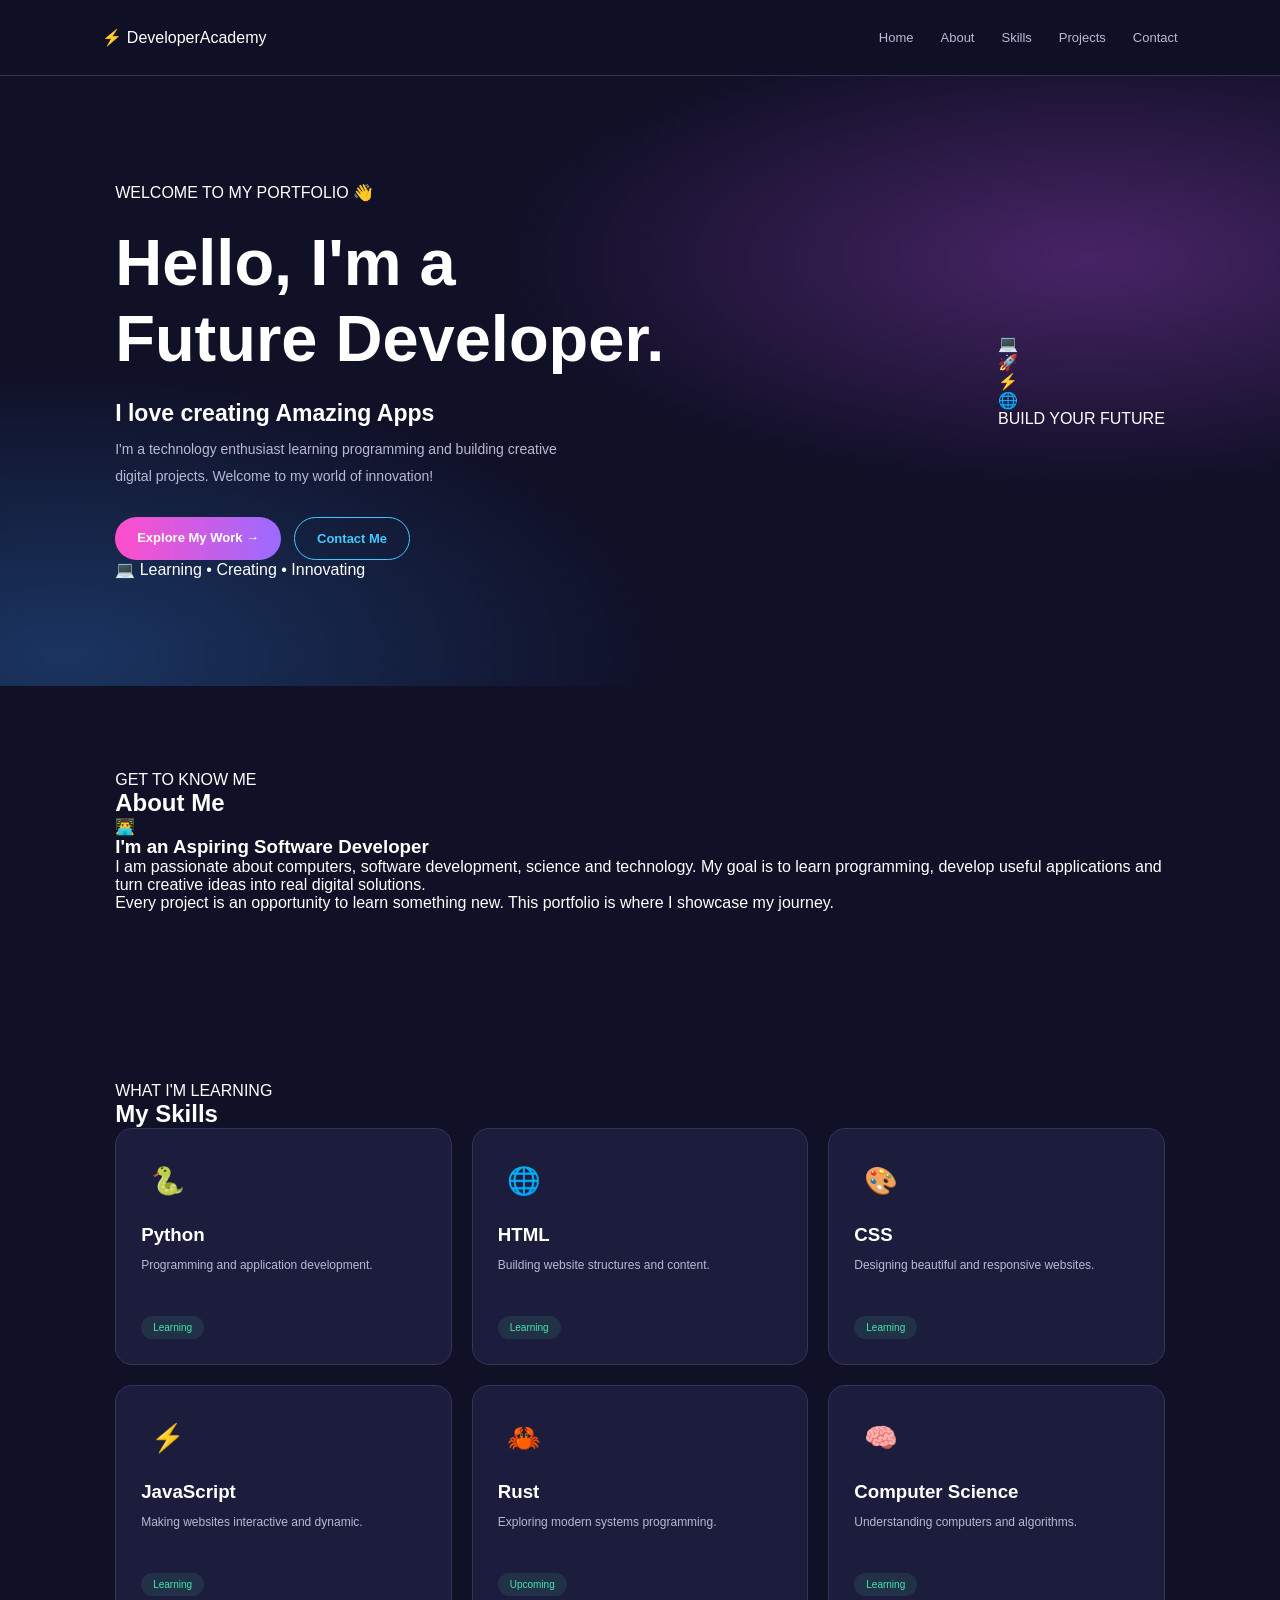
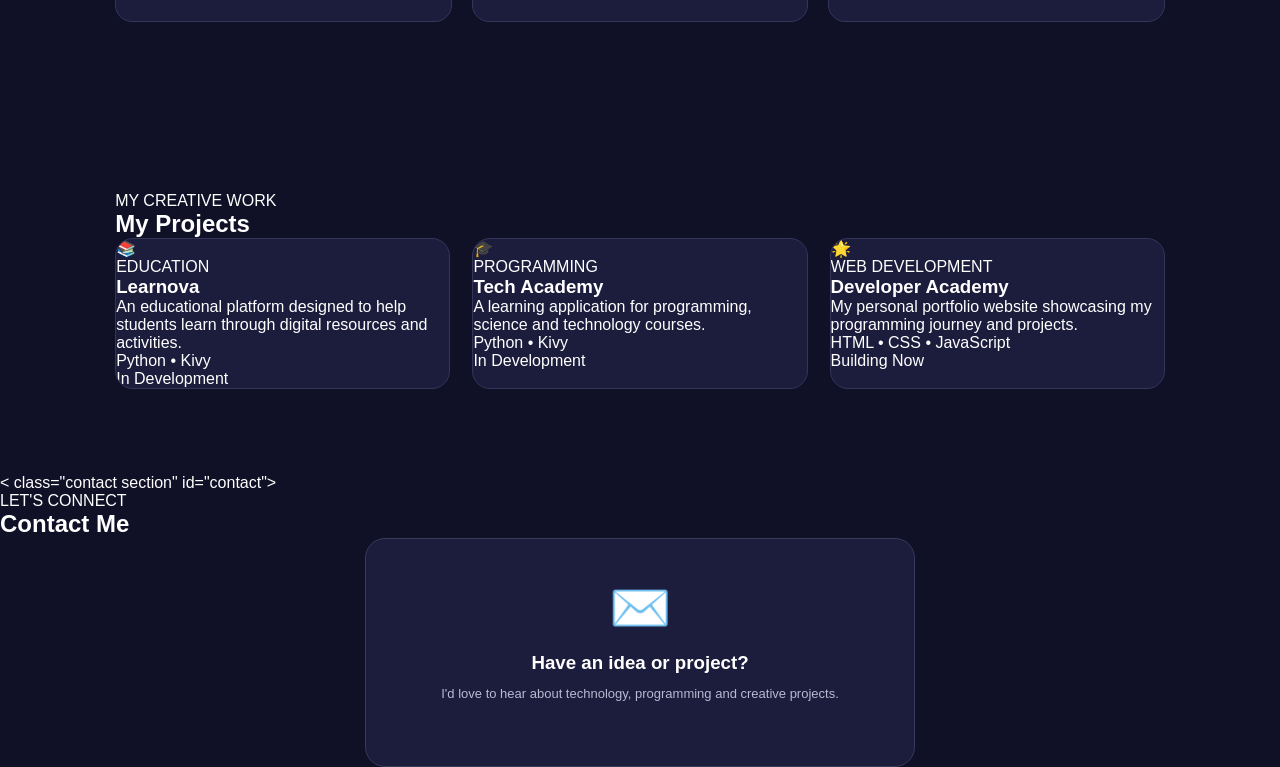
<file: index.html>
<!DOCTYPE html>
<html lang="en">
<head>
    <meta charset="UTF-8">
    <meta name="viewport" content="width=device-width, initial-scale=1.0">
    <meta name="theme-color" content="#101027">
    <meta name="description" content="Developer Academy - Personal developer portfolio showcasing skills and projects.">
    <title>Developer Academy | My Portfolio</title>
    <link rel="stylesheet" href="style.css">
    <link rel="preconnect" href="https://fonts.googleapis.com">
    <link href="https://fonts.googleapis.com/css2?family=Poppins:wght@400;500;600;700;800&display=swap" rel="stylesheet">
</head>

<body>

<header class="header">
    <a href="#home" class="logo">
        <span class="logo-icon">⚡</span>
        Developer<span>Academy</span>
    </a>

    <button class="menu-btn" id="menuBtn" aria-label="Toggle navigation" aria-expanded="false">
        ☰
    </button>

    <nav class="navbar" id="navbar">
        <a href="#home">Home</a>
        <a href="#about">About</a>
        <a href="#skills">Skills</a>
        <a href="#projects">Projects</a>
        <a href="#contact" class="nav-contact">Contact</a>
    </nav>
</header>

<main>

<section class="hero" id="home">
    <div class="hero-content">
        <span class="welcome">WELCOME TO MY PORTFOLIO 👋</span>

        <h1>
            Hello, I'm a <br>
            <span class="gradient-text">Future Developer.</span>
        </h1>

        <h2>I love creating <span id="typing">Amazing Apps</span></h2>

        <p>
            I'm a technology enthusiast learning programming
            and building creative digital projects.
            Welcome to my world of innovation!
        </p>

        <div class="hero-buttons">
            <a href="#projects" class="btn primary">Explore My Work →</a>
            <a href="#contact" class="btn secondary">Contact Me</a>
        </div>

        <div class="social-text">
            💻 Learning • Creating • Innovating
        </div>
    </div>

    <div class="hero-art">
        <div class="art-circle">
            <div class="code-icon">💻</div>
            <div class="floating-icon icon-one">🚀</div>
            <div class="floating-icon icon-two">⚡</div>
            <div class="floating-icon icon-three">🌐</div>
        </div>
        <div class="art-caption">BUILD YOUR FUTURE</div>
    </div>
</section>

<section class="about section" id="about">
    <div class="section-heading">
        <span>GET TO KNOW ME</span>
        <h2>About <span class="gradient-text">Me</span></h2>
    </div>

    <div class="about-card">
        <div class="about-symbol">👨‍💻</div>
        <div>
            <h3>I'm an Aspiring Software Developer</h3>
            <p>
                I am passionate about computers, software development,
                science and technology. My goal is to learn programming,
                develop useful applications and turn creative ideas
                into real digital solutions.
            </p>
            <p>
                Every project is an opportunity to learn something new.
                This portfolio is where I showcase my journey.
            </p>
        </div>
    </div>
</section>

<section class="skills section" id="skills">
    <div class="section-heading">
        <span>WHAT I'M LEARNING</span>
        <h2>My <span class="gradient-text">Skills</span></h2>
    </div>

    <div class="skills-grid">
        <div class="skill-card">
            <div class="skill-icon">🐍</div>
            <h3>Python</h3>
            <p>Programming and application development.</p>
            <span class="skill-tag">Learning</span>
        </div>

        <div class="skill-card">
            <div class="skill-icon">🌐</div>
            <h3>HTML</h3>
            <p>Building website structures and content.</p>
            <span class="skill-tag">Learning</span>
        </div>

        <div class="skill-card">
            <div class="skill-icon">🎨</div>
            <h3>CSS</h3>
            <p>Designing beautiful and responsive websites.</p>
            <span class="skill-tag">Learning</span>
        </div>

        <div class="skill-card">
            <div class="skill-icon">⚡</div>
            <h3>JavaScript</h3>
            <p>Making websites interactive and dynamic.</p>
            <span class="skill-tag">Learning</span>
        </div>

        <div class="skill-card">
            <div class="skill-icon">🦀</div>
            <h3>Rust</h3>
            <p>Exploring modern systems programming.</p>
            <span class="skill-tag">Upcoming</span>
        </div>

        <div class="skill-card">
            <div class="skill-icon">🧠</div>
            <h3>Computer Science</h3>
            <p>Understanding computers and algorithms.</p>
            <span class="skill-tag">Learning</span>
        </div>
    </div>
</section>

<section class="projects section" id="projects">
    <div class="section-heading">
        <span>MY CREATIVE WORK</span>
        <h2>My <span class="gradient-text">Projects</span></h2>
    </div>

    <div class="projects-grid">

        <article class="project-card">
            <div class="project-image learnova">📚</div>
            <div class="project-info">
                <span class="project-category">EDUCATION</span>
                <h3>Learnova</h3>
                <p>
                    An educational platform designed to help students
                    learn through digital resources and activities.
                </p>
                <div class="project-tech">Python • Kivy</div>
                <span class="project-status">In Development</span>
            </div>
        </article>

        <article class="project-card">
            <div class="project-image academy">🎓</div>
            <div class="project-info">
                <span class="project-category">PROGRAMMING</span>
                <h3>Tech Academy</h3>
                <p>
                    A learning application for programming,
                    science and technology courses.
                </p>
                <div class="project-tech">Python • Kivy</div>
                <span class="project-status">In Development</span>
            </div>
        </article>

        <article class="project-card">
            <div class="project-image portfolio">🌟</div>
            <div class="project-info">
                <span class="project-category">WEB DEVELOPMENT</span>
                <h3>Developer Academy</h3>
                <p>
                    My personal portfolio website showcasing
                    my programming journey and projects.
                </p>
                <div class="project-tech">HTML • CSS • JavaScript</div>
                <span class="project-status">Building Now</span>
            </div>
        </article>

    </div>
</section>

< class="contact section" id="contact">
    <div class="section-heading">
        <span>LET'S CONNECT</span>
        <h2>Contact <span class="gradient-text">Me</span></h2>
    </div>

    <div class="contact-card">
        <div class="contact-icon">✉️</div>
        <h3>Have an idea or project?</h3>
        <p>
            I'd love to hear about technology, programming
            and creative projects.
        </p>

     
<script src="script.js"></script>
</body>
</html>
</file>
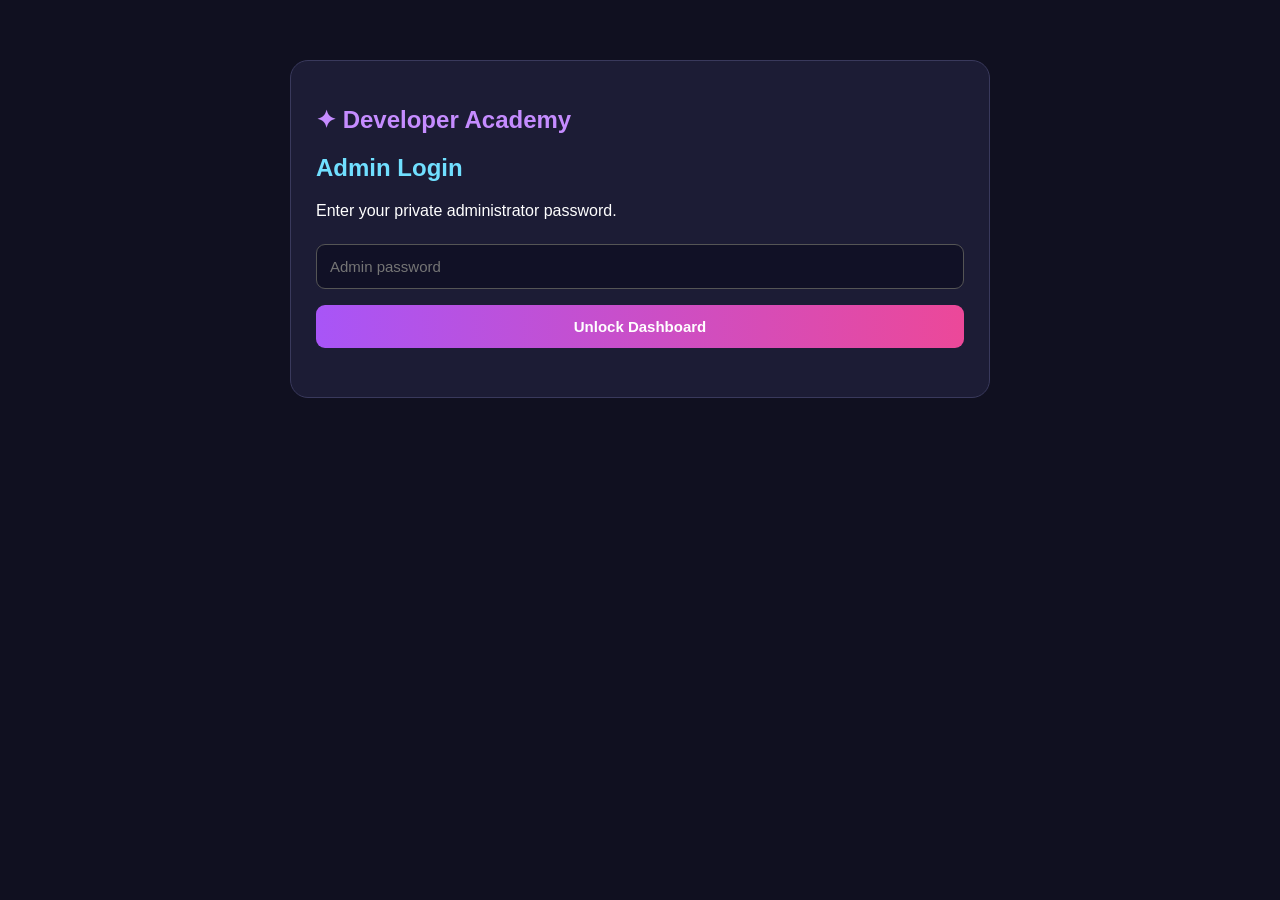
<file: admin.html>
<!DOCTYPE html>
<html lang="en">
<head>
<meta charset="UTF-8">
<meta name="viewport" content="width=device-width, initial-scale=1.0">
<title>Developer Academy Admin</title>
<style>
*{box-sizing:border-box}
body{
 margin:0;font-family:Arial,sans-serif;
 background:#101020;color:white;padding:20px;
}
.container{max-width:700px;margin:40px auto}
.card{
 background:#1c1c35;padding:25px;border-radius:18px;
 border:1px solid #39395c;margin-bottom:20px;
}
h1{color:#c58cff}
h2{color:#70dfff}
input,textarea,button{
 width:100%;padding:13px;margin:8px 0;
 border-radius:9px;border:1px solid #555;
 font-size:15px;
}
input,textarea{background:#111126;color:white}
button{
 background:linear-gradient(90deg,#a855f7,#ec4899);
 color:white;border:0;font-weight:bold;cursor:pointer;
}
.secondary{background:#333354}
#dashboard{display:none}
small{color:#aaa}
</style>
</head>
<body>
<div class="container">

<section id="login" class="card">
<h1>✦ Developer Academy</h1>
<h2>Admin Login</h2>
<p>Enter your private administrator password.</p>
<input id="password" type="password" placeholder="Admin password">
<button onclick="login()">Unlock Dashboard</button>
<p id="message"></p>
</section>

<section id="dashboard" >
<div class="card">
<h1>Admin Dashboard</h1>
<p>Welcome to Developer Academy management.</p>
<button class="secondary" onclick="logout()">Log Out</button>
</div>

<div class="card">
<h2>Edit Profile</h2>
<input id="name" placeholder="Display name">
<input id="title" placeholder="Professional title">
<input id="location" placeholder="Location">
<textarea id="bio" placeholder="Write your biography"></textarea>
<button onclick="saveProfile()">Save Profile</button>
<p id="profileMessage"></p>
</div>

<div class="card">
<h2>Add a Project</h2>
<input id="projectName" placeholder="Project name">
<textarea id="projectDescription" placeholder="Project description"></textarea>
<input id="projectTech" placeholder="Technology used">
<button onclick="addProject()">Add Project</button>
<div id="projects"></div>
</div>

<div class="card">
<h2>Website Information</h2>
<p><b>Slogan:</b> Made to Help.</p>
<p><b>Platform:</b> Developer Academy</p>
<p><b>Admin:</b> Private dashboard</p>
</div>
</section>
</div>

<script>
// Change this placeholder privately in Acode.
// Do not send your password to anyone.
const ADMIN_PASSWORD = "Academicyear";

function login(){
 const entered=document.getElementById("password").value;
 if(entered===ADMIN_PASSWORD){
  sessionStorage.setItem("academyAdmin","unlocked");
  showDashboard();
 }else{
  document.getElementById("message").textContent="Incorrect password.";
 }
}

function showDashboard(){
 document.getElementById("login").style.display="none";
 document.getElementById("dashboard").style.display="block";
 loadData();
}

function logout(){
 sessionStorage.removeItem("academyAdmin");
 location.reload();
}

function saveProfile(){
 const profile={
  name:document.getElementById("name").value,
  title:document.getElementById("title").value,
  location:document.getElementById("location").value,
  bio:document.getElementById("bio").value
 };
 localStorage.setItem("academyProfile",JSON.stringify(profile));
 document.getElementById("profileMessage").textContent="Profile saved on this browser!";
}

function addProject(){
 const name=document.getElementById("projectName").value.trim();
 const description=document.getElementById("projectDescription").value.trim();
 const tech=document.getElementById("projectTech").value.trim();

 if(!name||!description){
  alert("Enter a project name and description.");
  return;
 }

 const projects=JSON.parse(localStorage.getItem("academyProjects")||"[]");
 projects.push({name,description,tech});
 localStorage.setItem("academyProjects",JSON.stringify(projects));

 document.getElementById("projectName").value="";
 document.getElementById("projectDescription").value="";
 document.getElementById("projectTech").value="";
 renderProjects();
}

function renderProjects(){
 const projects=JSON.parse(localStorage.getItem("academyProjects")||"[]");
 const area=document.getElementById("projects");
 area.replaceChildren();

 projects.forEach((project,index)=>{
  const item=document.createElement("div");
  item.className="card";

  const heading=document.createElement("h3");
  heading.textContent=project.name;

  const description=document.createElement("p");
  description.textContent=project.description;

  const technology=document.createElement("small");
  technology.textContent=project.tech;

  const remove=document.createElement("button");
  remove.textContent="Delete Project";
  remove.className="secondary";
  remove.onclick=()=>{
   projects.splice(index,1);
   localStorage.setItem("academyProjects",JSON.stringify(projects));
   renderProjects();
  };

  item.append(heading,description,technology,remove);
  area.append(item);
 });
}

function loadData(){
 const profile=JSON.parse(localStorage.getItem("academyProfile")||"{}");
 document.getElementById("name").value=profile.name||"Your Name";
 document.getElementById("title").value=profile.title||"Aspiring Software Developer";
 document.getElementById("location").value=profile.location||"Tanzania";
 document.getElementById("bio").value=profile.bio||"";
 renderProjects();
}

if(sessionStorage.getItem("academyAdmin")==="unlocked"){
 showDashboard();
}
</script>
</body>
</html>
</file>
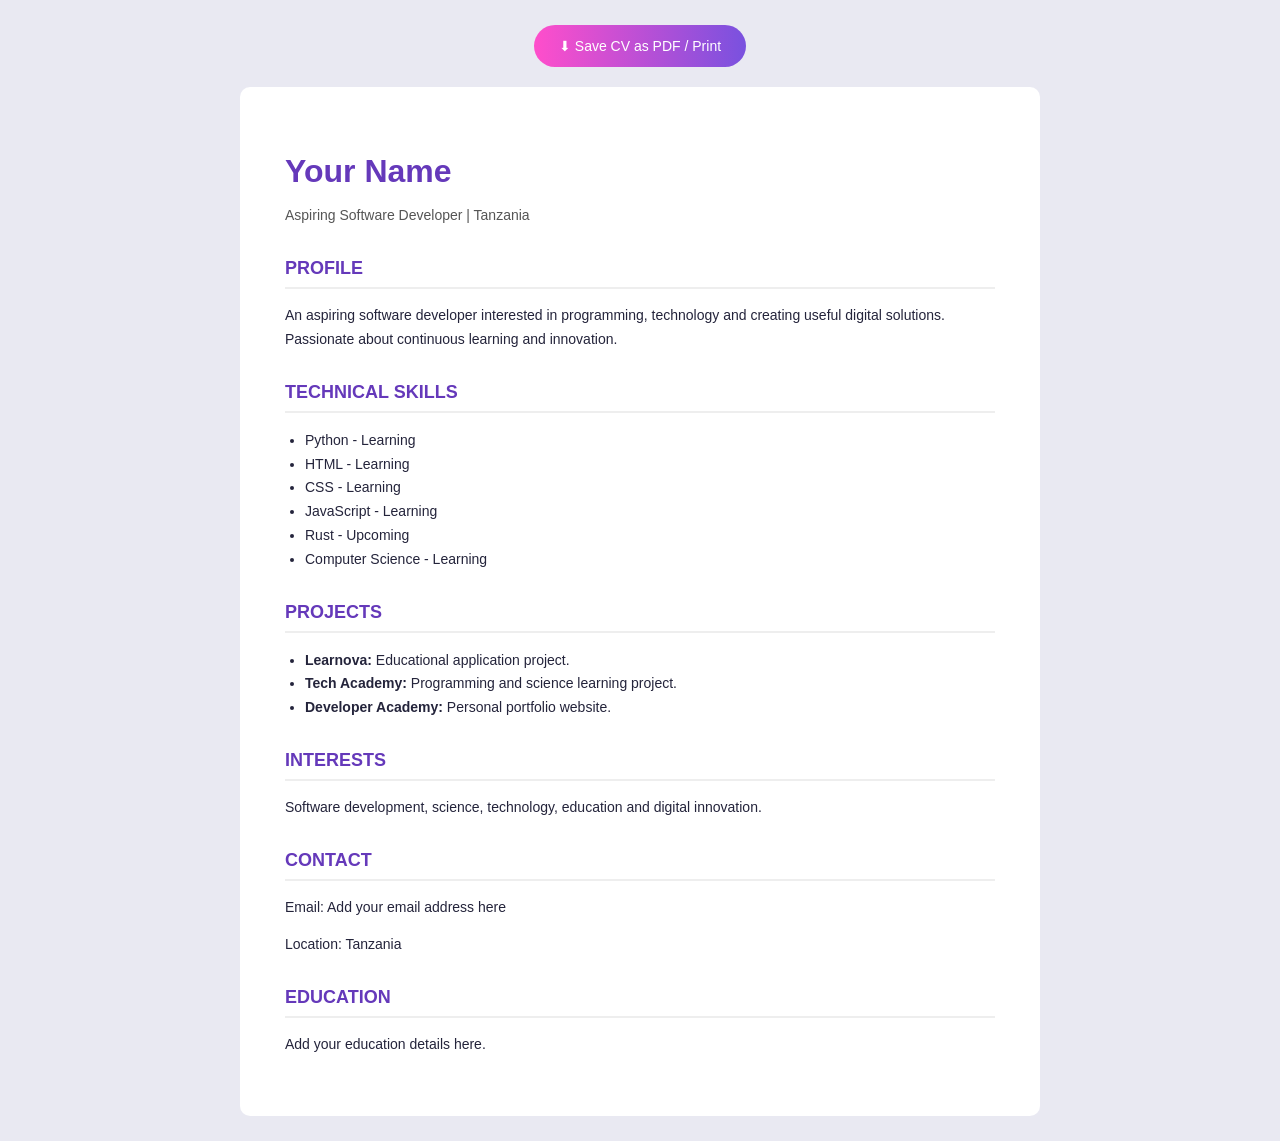
<file: cv.html>
<!DOCTYPE html>
<html lang="en">
<head>
<meta charset="UTF-8">
<meta name="viewport" content="width=device-width, initial-scale=1">
<title>Your Name | CV</title>

<style>
* {
    box-sizing: border-box;
}

body {
    margin: 0;
    padding: 25px;
    background: #e9e9f2;
    font-family: Arial, sans-serif;
    color: #24243b;
}

.cv {
    max-width: 800px;
    margin: auto;
    background: white;
    padding: 45px;
    border-radius: 10px;
}

h1 {
    color: #6539ba;
    margin-bottom: 5px;
}

h2 {
    font-size: 18px;
    color: #6539ba;
    border-bottom: 2px solid #eee;
    padding-bottom: 8px;
    margin-top: 30px;
}

.subtitle {
    color: #555;
}

p, li {
    font-size: 14px;
    line-height: 1.7;
}

ul {
    padding-left: 20px;
}

button {
    background: linear-gradient(90deg,#ff4ecb,#7951df);
    color: white;
    border: 0;
    border-radius: 25px;
    padding: 13px 25px;
    margin: 0 auto 20px;
    display: block;
    font-size: 14px;
    cursor: pointer;
}

@media print {
    body {
        padding: 0;
        background: white;
    }

    .cv {
        padding: 20px;
        border-radius: 0;
    }

    button {
        display: none;
    }
}
</style>
</head>

<body>

<button onclick="window.print()">⬇ Save CV as PDF / Print</button>

<main class="cv">
    <h1>Your Name</h1>
    <p class="subtitle">
        Aspiring Software Developer | Tanzania
    </p>

    <h2>PROFILE</h2>
    <p>
        An aspiring software developer interested in programming,
        technology and creating useful digital solutions.
        Passionate about continuous learning and innovation.
    </p>

    <h2>TECHNICAL SKILLS</h2>
    <ul>
        <li>Python - Learning</li>
        <li>HTML - Learning</li>
        <li>CSS - Learning</li>
        <li>JavaScript - Learning</li>
        <li>Rust - Upcoming</li>
        <li>Computer Science - Learning</li>
    </ul>

    <h2>PROJECTS</h2>
    <ul>
        <li>
            <b>Learnova:</b> Educational application project.
        </li>
        <li>
            <b>Tech Academy:</b> Programming and science learning project.
        </li>
        <li>
            <b>Developer Academy:</b> Personal portfolio website.
        </li>
    </ul>

    <h2>INTERESTS</h2>
    <p>
        Software development, science, technology,
        education and digital innovation.
    </p>

    <h2>CONTACT</h2>
    <p>Email: Add your email address here</p>
    <p>Location: Tanzania</p>

    <h2>EDUCATION</h2>
    <p>Add your education details here.</p>
</main>

</body>
</html>
</file>
<file: style.css>
:root {
  --bg: #101027;
  --surface: #1c1c3d;
  --text: #ffffff;
  --muted: #b9b9d2;
  --pink: #ff4ecb;
  --purple: #9b6bff;
  --blue: #42caff;
  --green: #48e5a8;
}

* {
  margin: 0;
  padding: 0;
  box-sizing: border-box;
  scroll-behavior: smooth;
}

body {
  background: var(--bg);
  color: var(--text);
  font-family: Arial, sans-serif;
  overflow-x: hidden;
}

a {
  text-decoration: none;
  color: inherit;
}

.header {
  min-height: 76px;
  padding: 14px 8%;
  display: flex;
  justify-content: space-between;
  align-items: center;
  position: sticky;
  top: 0;
  z-index: 100;
  background: rgba(16,16,39,.96);
  border-bottom: 1px solid #343451;
  backdrop-filter: blur(12px);
}

.brand {
  display: flex;
  align-items: center;
  gap: 10px;
  font-size: 17px;
  font-weight: bold;
}

.brand img {
  width: 40px;
  height: 40px;
}

.brand b {
  color: var(--pink);
}

nav {
  display: flex;
  align-items: center;
  gap: 27px;
}

nav a {
  font-size: 13px;
  color: var(--muted);
  transition: .3s;
}

nav a:hover {
  color: var(--blue);
}

.nav-button {
  background: linear-gradient(90deg,var(--pink),var(--purple));
  padding: 11px 20px;
  border-radius: 25px;
  color: white;
}

.menu-btn {
  display: none;
  background: none;
  border: 0;
  color: white;
  font-size: 27px;
  cursor: pointer;
}

.hero {
  min-height: 610px;
  padding: 85px 9%;
  display: flex;
  align-items: center;
  justify-content: space-between;
  gap: 40px;
  background:
    radial-gradient(ellipse at 85% 30%,#482466 0%,transparent 38%),
    radial-gradient(ellipse at 5% 95%,#1a3561 0%,transparent 35%);
}

.hero-content {
  max-width: 590px;
}

.eyebrow,.small-label {
  color: var(--green);
  font-size: 11px;
  letter-spacing: 2px;
}

.hero h1 {
  font-size: clamp(38px,6vw,65px);
  line-height: 1.17;
  margin: 23px 0;
}

.gradient {
  display: block;
  background: linear-gradient(90deg,var(--pink),var(--blue),var(--green));
  -webkit-background-clip: text;
  background-clip: text;
  color: transparent;
}

.hero h2 {
  font-size: 23px;
  margin-bottom: 9px;
}

.hero h3 {
  color: var(--blue);
  font-size: 15px;
  margin-bottom: 18px;
}

.highlight {
  color: var(--pink);
}

.hero p,.about-content p {
  color: var(--muted);
  line-height: 1.9;
  font-size: 14px;
}

.hero p {
  max-width: 480px;
}

.hero-buttons {
  display: flex;
  flex-wrap: wrap;
  gap: 13px;
  margin-top: 28px;
}

.btn {
  display: inline-block;
  padding: 13px 22px;
  border-radius: 28px;
  font-size: 13px;
  font-weight: bold;
  transition: .3s;
  border: 0;
  cursor: pointer;
}

.btn:hover {
  transform: translateY(-4px);
}

.primary {
  background: linear-gradient(90deg,var(--pink),var(--purple));
  color: white;
}

.secondary {
  color: var(--blue);
  border: 1px solid var(--blue);
}

.hero-meta {
  display: flex;
  flex-wrap: wrap;
  gap: 22px;
  margin-top: 32px;
  color: var(--muted);
  font-size: 12px;
}

.hero-visual {
  width: 340px;
  height: 340px;
  flex-shrink: 0;
  display: grid;
  place-items: center;
  position: relative;
}

.hero-logo {
  width: 205px;
  height: 205px;
  padding: 25px;
  display: grid;
  place-items: center;
  border-radius: 50%;
  background: linear-gradient(135deg,var(--pink),var(--purple),var(--blue));
  box-shadow: 0 0 65px #9b6bff66;
  z-index: 2;
  animation: float 4s ease-in-out infinite;
}

.hero-logo img {
  width: 100%;
}

.orbit {
  position: absolute;
  border: 1px solid #a47aff66;
  border-radius: 50%;
}

.orbit-one {
  width: 290px;
  height: 290px;
}

.orbit-two {
  width: 340px;
  height: 340px;
  border-color: #ff4ecb55;
}

.floating-card {
  position: absolute;
  background: #25254c;
  padding: 12px 16px;
  border-radius: 13px;
  font-size: 12px;
  z-index: 3;
  box-shadow: 0 8px 30px #0005;
}

.float-top {
  top: 35px;
  right: -10px;
}

.float-bottom {
  bottom: 35px;
  left: -5px;
}

@keyframes float {
  0%,100% { transform: translateY(0); }
  50% { transform: translateY(-13px); }
}

.motto {
  text-align: center;
  padding: 24px 10px;
  background: #1b1b3a;
  color: var(--muted);
  font-size: 12px;
  letter-spacing: 2px;
}

.motto span:nth-child(1) {color: var(--pink);}
.motto span:nth-child(2) {color: var(--blue);}
.motto span:nth-child(3) {color: var(--green);}
.motto span:nth-child(4) {color: var(--purple);}

.section {
  padding: 85px 9%;
}

.section-title {
  text-align: center;
  margin-bottom: 45px;
}

.section-title > span {
  font-size: 11px;
  color: var(--green);
  letter-spacing: 3px;
}

.section-title h2 {
  font-size: 36px;
  margin: 12px 0;
}

.section-title h2 b {
  background: linear-gradient(90deg,var(--pink),var(--blue));
  background-clip: text;
  color: transparent;
}

.section-title p {
  font-size: 13px;
  color: var(--muted);
}

.about-layout {
  display: grid;
  grid-template-columns: 290px 1fr;
  gap: 35px;
  align-items: center;
}

.profile-card {
  text-align: center;
  background: var(--surface);
  padding: 27px;
  border: 1px solid #36365b;
  border-radius: 20px;
}

.profile-image-wrap {
  position: relative;
  width: 165px;
  height: 165px;
  margin: auto auto 20px;
}

.profile-image-wrap img {
  width: 100%;
  height: 100%;
  object-fit: cover;
  border-radius: 50%;
  border: 4px solid var(--purple);
  background: #28284d;
}

.photo-edit {
  display: block;
  font-size: 10px;
  color: var(--blue);
  cursor: pointer;
  margin-top: 9px;
}

.profile-card h3 {
  margin-top: 12px;
}

.profile-card p {
  color: var(--muted);
  font-size: 12px;
  margin: 8px;
}

.location-tag {
  display: inline-block;
  background: #42caff1a;
  color: var(--blue);
  padding: 7px 14px;
  border-radius: 20px;
  font-size: 11px;
  margin-top: 10px;
}

.about-content h3 {
  font-size: 25px;
  margin: 14px 0;
  line-height: 1.4;
}

.about-content p {
  margin-bottom: 15px;
}

.about-stats {
  display: flex;
  gap: 30px;
  margin: 25px 0;
}

.about-stats div {
  display: flex;
  flex-direction: column;
  gap: 5px;
}

.about-stats strong {
  color: var(--pink);
  font-size: 24px;
}

.about-stats span {
  color: var(--muted);
  font-size: 11px;
}

.skills-section {
  background: #15152f;
}

.skills-grid {
  display: grid;
  grid-template-columns: repeat(3,1fr);
  gap: 20px;
}

.skill-card {
  background: var(--surface);
  border: 1px solid #35355a;
  padding: 25px;
  border-radius: 17px;
  transition: .3s;
}

.skill-card:hover,.project-card:hover {
  transform: translateY(-7px);
  border-color: var(--pink);
}

.skill-icon {
  width: 53px;
  height: 53px;
  display: grid;
  place-items: center;
  border-radius: 15px;
  font-size: 27px;
  margin-bottom: 17px;
}

.python {background:#e8c84d22;}
.html {background:#ff8c4322;}
.css {background:#428aff22;}
.js {background:#ffdf4d22;}
.rust {background:#ff855522;}
.cs {background:#9b6bff22;}

.skill-card h3 {
  margin-bottom: 9px;
}

.skill-card p {
  color: var(--muted);
  font-size: 12px;
  line-height: 1.8;
  min-height: 44px;
  margin-bottom: 17px;
}

.skill-card span,.status {
  display: inline-block;
  color: var(--green);
  background: #48e5a81a;
  padding: 6px 12px;
  font-size: 10px;
  border-radius: 20px;
}

.projects-grid {
  display: grid;
  grid-template-columns: repeat(3,1fr);
  gap: 22px;
}

.project-card {
  background: var(--surface);
  border: 1px solid #35355a;
  border-radius: 18px;
  overflow: hidden;
  transition: .3s;
}

.project-cover {
  height: 155px;
  display: grid;
  place-items: center;
  font-size: 65px;
}

.cover-one {
  background: linear-gradient(135deg,#fa70bd,#7546d8);
}

.cover-two {
  background: linear-gradient(135deg,#32b9e8,#5749d8);
}

.cover-three {
  background: linear-gradient(135deg,#25cda1,#3987e9);
}

.project-body {
  padding: 23px;
}

.category {
  font-size: 10px;
  color: var(--green);
  letter-spacing: 2px;
}

.project-body h3 {
  margin: 11px 0;
}

.project-body p {
  color: var(--muted);
  font-size: 12px;
  line-height: 1.8;
  min-height: 66px;
}

.tech-list {
  color: var(--blue);
  font-size: 11px;
  margin: 18px 0;
}

.status {
  color: #ffcf66;
  background: #ffcf661a;
}

.mission-section {
  padding-top: 40px;
  padding-bottom: 80px;
  background: #15152f;
}

.mission-card {
  text-align: center;
  padding: 55px 20px;
  border-radius: 25px;
  position: relative;
  overflow: hidden;
  background: linear-gradient(120deg,#5630a0,#a6339e,#236eae);
}

.mission-card > span {
  font-size: 11px;
  letter-spacing: 3px;
}

.mission-card h2 {
  font-size: 45px;
  margin: 15px 0;
}

.mission-card h2 b {
  color: #ffdd70;
}

.mission-card p {
  max-width: 470px;
  margin: auto;
  line-height: 1.8;
  font-size: 13px;
}

.mission-decoration {
  font-size: 70px;
  color: #ffffff25;
  position: absolute;
  right: 30px;
  bottom: -10px;
}

.contact-section {
  background: #15152f;
}

.contact-card {
  max-width: 550px;
  margin: auto;
  text-align: center;
  background: var(--surface);
  border: 1px solid #39395b;
  border-radius: 20px;
  padding: 40px 20px;
}

.contact-icon {
  font-size: 50px;
  margin-bottom: 15px;
}

.contact-card h3 {
  margin-bottom: 12px;
}

.contact-card p {
  color: var(--muted);
  font-size: 13px;
  margin-bottom: 25px;
}

.contact-card small {
  display: block;
  margin-top: 18px;
  color: var(--muted);
  font-size: 10px;
}

footer {
  text-align: center;
  background: #0b0b1c;
  padding: 35px 15px;
}

.footer-brand {
  color: var(--pink);
  font-weight: bold;
  font-size: 19px;
}

footer p {
  color: var(--muted);
  font-size: 12px;
  margin-top: 12px;
}

footer .copyright {
  font-size: 10px;
  margin-top: 20px;
}

#topBtn {
  display: none;
  position: fixed;
  right: 20px;
  bottom: 20px;
  border: none;
  width: 45px;
  height: 45px;
  border-radius: 50%;
  color: white;
  font-size: 22px;
  background: linear-gradient(135deg,var(--pink),var(--purple));
  cursor: pointer;
  z-index: 90;
}

#topBtn.show {
  display: block;
}

@media(max-width:850px) {
  .hero-visual {
    width: 260px;
    height: 280px;
  }

  .hero-logo {
    width: 165px;
    height: 165px;
  }

  .orbit-one {
    width: 230px;
    height: 230px;
  }

  .orbit-two {
    width: 270px;
    height: 270px;
  }

  .skills-grid,.projects-grid {
    grid-template-columns: repeat(2,1fr);
  }
}

@media(max-width:650px) {
  .header {
    padding: 13px 5%;
  }

  .brand {
    font-size: 14px;
  }

  .menu-btn {
    display: block;
  }

  nav {
    display: none;
    position: absolute;
    left: 0;
    top: 76px;
    width: 100%;
    padding: 25px;
    background: #191932;
    flex-direction: column;
  }

  nav.active {
    display: flex;
  }

  .hero {
    flex-direction: column;
    text-align: center;
    padding: 65px 6%;
  }

  .hero p {
    margin: auto;
  }

  .hero-buttons,.hero-meta {
    justify-content: center;
  }

  .hero-visual {
    margin-top: 30px;
  }

  .section {
    padding: 65px 6%;
  }

  .section-title h2 {
    font-size: 30px;
  }

  .about-layout {
    grid-template-columns: 1fr;
  }

  .about-content {
    text-align: center;
  }

  .about-stats {
    justify-content: center;
  }

  .skills-grid,.projects-grid {
    grid-template-columns: 1fr;
  }

  .motto {
    font-size: 10px;
    line-height: 2.5;
  }

  .mission-card h2 {
    font-size: 36px;
  }
}

@media(prefers-reduced-motion:reduce) {
  *,*::before,*::after {
    scroll-behavior: auto !important;
    animation: none !important;
    transition: none !important;
    
.skill-card,
.project-card,
.about-content,
.profile-card {
    opacity: 0;
    transform: translateY(18px);
    transition: opacity .6s ease, transform .6s ease;
}

.skill-card.visible,
.project-card.visible,
.about-content.visible,
.profile-card.visible {
    opacity: 1;
    transform: translateY(0);
}

  }
}
</file>
